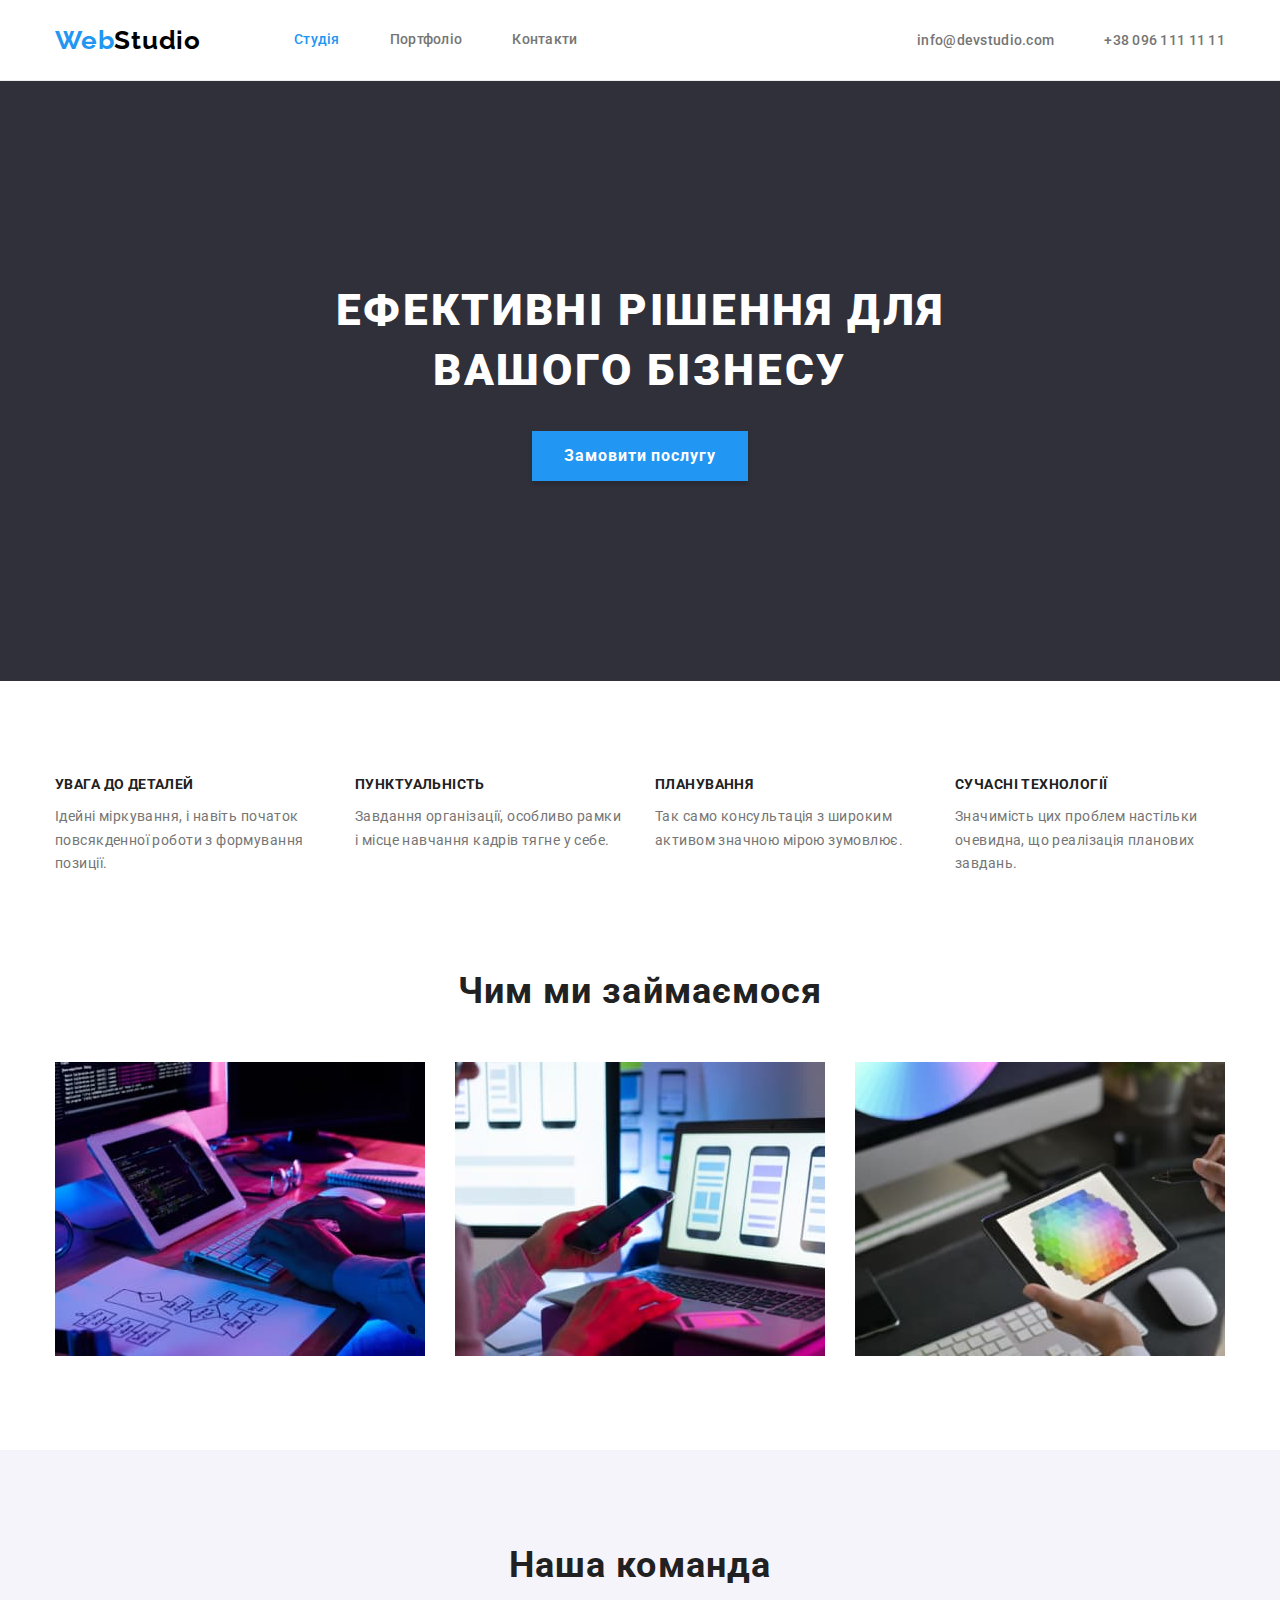
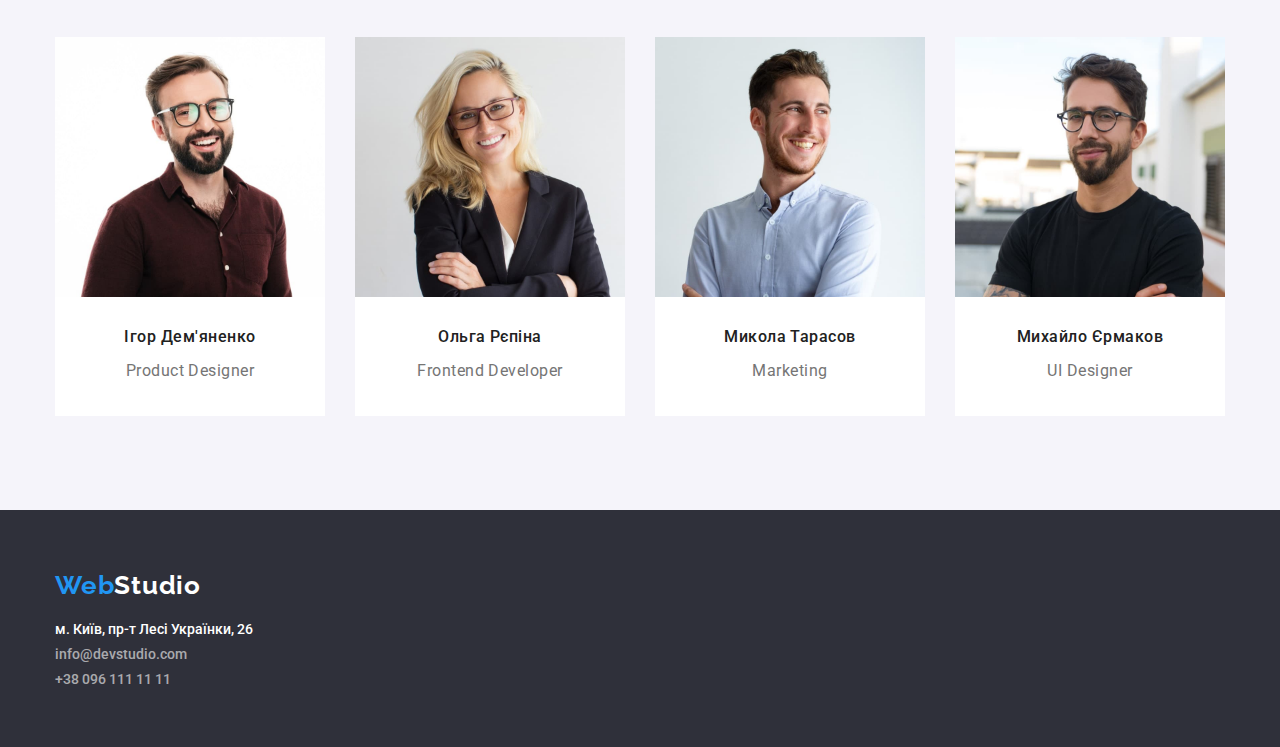
<file: index.html>
<!DOCTYPE html>
<html lang="uk">
<head>
    <meta charset="UTF-8">
    <meta http-equiv="X-UA-Compatible" content="IE=edge">
    <meta name="viewport" content="width=device-width, initial-scale=1.0">
    <title>WebStudio</title>
    <link href="https://fonts.googleapis.com/css2?family=Raleway:wght@700&family=Roboto:wght@400;500;700;900&display=swap" rel="stylesheet">
    <link rel="stylesheet" href="https://cdnjs.cloudflare.com/ajax/libs/modern-normalize/1.1.0/modern-normalize.min.css">
    <link rel="stylesheet" href="./css/styles.css">
</head>
<body>
    <!-- ========== HEADER ========== -->
    <header class="header-container">
        <div class="container container-header">
            <nav class="main-nav">
                <a lang="en" href="./index.html" class="webstudio"><span class="web-color">Web</span>Studio</a>
                <ul class="site-nav list">
                    <li class="item"><a href="./index.html" class="link current">Студія</a></li>
                    <li class="item"><a href="./portfolio.html" class="link">Портфоліо</a></li>
                    <li class="item"><a href="" class="link">Контакти</a></li>
                </ul>
            </nav>
            <ul class="auth-nav list">
                <li class="item"><a href="mailto:info@devstudio.com" class="link">info@devstudio.com</a></li>
                <li class="item"><a href="tel:+380961111111" class="link">+38 096 111 11 11</a></li>
            </ul>
        </div>
    </header>
    <main>
        <!-- ========== Hero Section ========== -->
        <section class="hero centered">
            <h1 class="hero-text">Ефективні рішення для вашого бізнесу</h1>
            <button type="button" class="hero-button">Замовити послугу</button>
        </section>
        <!-- ========== Section Activity ========== -->
        <section class="section no-padding">
            <div class="container">
            <ul class="list activity">
                <li class="activity-item">
                    <h3 class="activity-title">Увага до деталей</h3>
                    <p class="activity-text">Ідейні міркування, і навіть початок повсякденної роботи з формування позиції.</p>
                </li>
                <li class="activity-item">
                    <h3 class="activity-title">Пунктуальність</h3>
                    <p class="activity-text">Завдання організації, особливо рамки і місце навчання кадрів тягне у себе.</p>
                </li>
                <li class="activity-item">
                    <h3 class="activity-title">Планування</h3>
                    <p class="activity-text">Так само консультація з широким активом значною мірою зумовлює.</p>
                </li>
                <li class="activity-item">
                    <h3 class="activity-title">Сучасні технології</h3>
                    <p class="activity-text">Значимість цих проблем настільки очевидна, що реалізація планових завдань.</p>
                </li>
            </ul>
            </div>
        </section>
        <!-- ========== Section What are we doing? ========== -->
        <section class="section-activity">
            <div class="container">
            <h2 class="team-case centered">Чим ми займаємося</h2>
            <ul class="list activity">
                <li class="team-case-item"><img src="./images/img1.jpg" alt="Програмуємо" width="370"></li>
                <li class="team-case-item"><img src="./images/img2.jpg" alt="Адаптивна мобільна верстка" width="370"></li>
                <li class="team-case-item"><img src="./images/img3.jpg" alt="Адаптивна верстка на планшеті" width="370"></li>
            </ul>
            </div>
        </section>
        <!-- ========== Section Our Team ========== -->
        <section class="section team-bg">
            <div class="container">
            <h2 class="team-case centered">Наша команда</h2>
            <ul class="list activity">
                <li class="bg-team">
                    <img src="./images/img-team1.jpg" alt="Ігор Дем'яненко" width="270">
                    <div class="team-p">
                    <h3 class="team">Ігор Дем'яненко</h3>
                    <p lang="en" class="text">Product Designer</p>
                    </div>
                </li>
                <li class="bg-team">
                    <img src="./images/img-team2.jpg" alt="Ольга Рєпіна" width="270">
                    <div class="team-p">
                    <h3 class="team">Ольга Рєпіна</h3>
                    <p lang="en" class="text">Frontend Developer</p>
                    </div>
                </li>
                <li class="bg-team">
                    <img src="./images/img-team3.jpg" alt="Микола Тарасов" width="270">
                    <div class="team-p">
                    <h3 class="team">Микола Тарасов</h3>
                    <p lang="en" class="text">Marketing</p>
                    </div>
                </li>
                <li class="bg-team activity-title-nomarginr">
                    <img src="./images/img-team4.jpg" alt="Михайло Єрмаков" width="270">
                    <div class="team-p">
                    <h3 class="team">Михайло Єрмаков</h3>
                    <p lang="en" class="text">UI Designer</p>
                    </div>
                </li>
            </ul>
            </div>
        </section>
    </main>
    <!-- ========== Footer ========== -->
    <footer class="footer">
        <div class="container">
            <a href="./index.html" lang="en" class="webstudio-footer"><span class="web-color">Web</span><span
                    class="footer-white">Studio</span></a>
            <address class="addrses">
                <ul class="list">
                    <li class="footer-list-a"><a href="https://goo.gl/maps/7gZieauw5EvDryMb9" target="_blank"
                            rel="noreferrer noopener" class="white footer-link">
                            м. Київ, пр-т Лесі Українки, 26
                        </a></li>
                    <li class="footer-list"><a href="mailto:info@devstudio.com" class="footer-link">info@devstudio.com</a>
                    </li>
                    <li class="footer-list"><a href="tel:+380961111111" class="footer-link">+38 096 111 11 11</a></li>
                </ul>
            </address>
        </div>
    </footer>
</body>
</html>
</file>
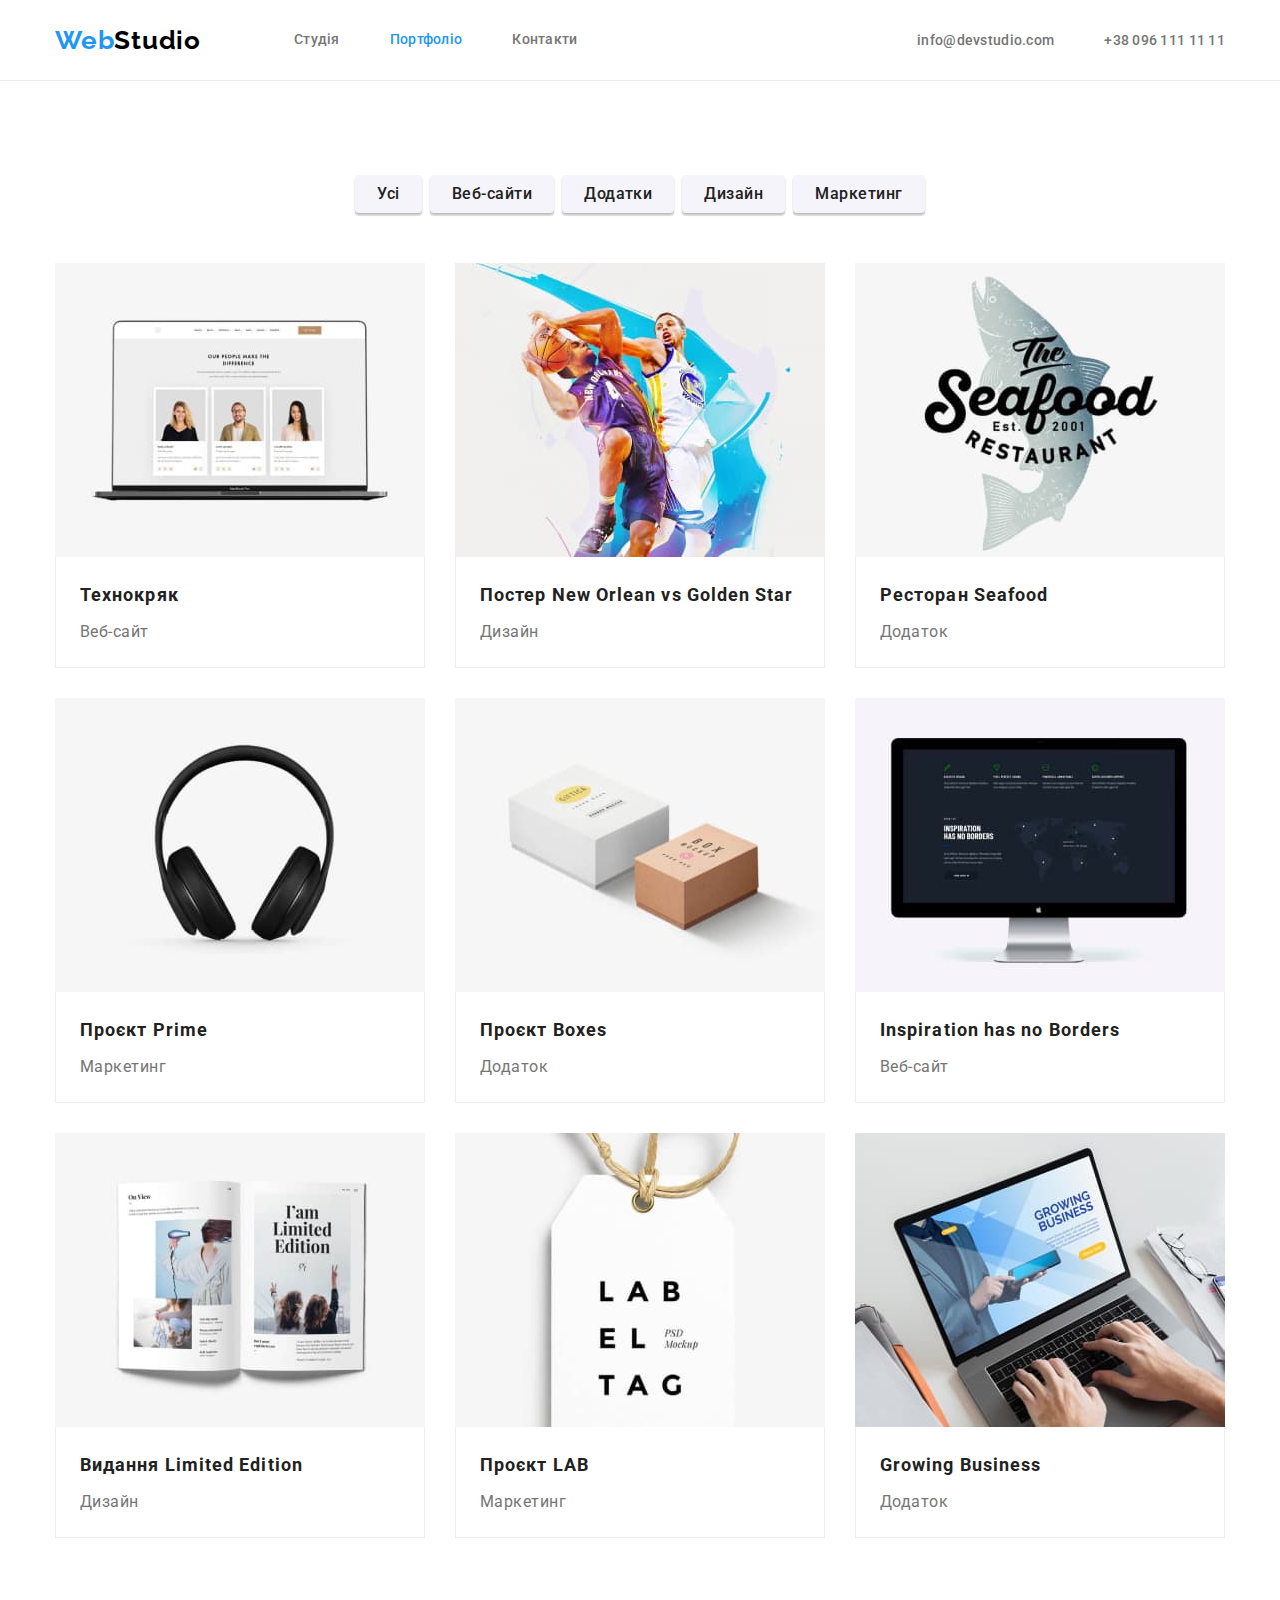
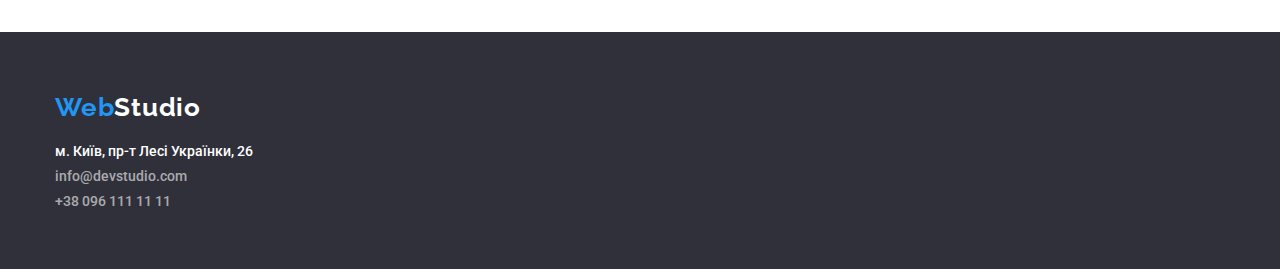
<file: portfolio.html>
<!DOCTYPE html>
<html lang="uk">
<head>
    <meta charset="UTF-8">
    <meta http-equiv="X-UA-Compatible" content="IE=edge">
    <meta name="viewport" content="width=device-width, initial-scale=1.0">
    <title>Portfolio</title>
    <link href="https://fonts.googleapis.com/css2?family=Raleway:wght@700&family=Roboto:wght@400;500;700;900&display=swap" rel="stylesheet">
    <link rel="stylesheet" href="https://cdnjs.cloudflare.com/ajax/libs/modern-normalize/1.1.0/modern-normalize.min.css">
    <link rel="stylesheet" href="./css/styles.css">
</head>
<body>
    <!-- ========== HEADER ========== -->
    <header class="header-container">
        <div class="container container-header">
            <nav class="main-nav">
                <a lang="en" href="./index.html" class="webstudio"><span class="web-color">Web</span>Studio</a>
                <ul class="site-nav list">
                    <li class="item"><a href="./index.html" class="link">Студія</a></li>
                    <li class="item"><a href="./portfolio.html" class="link current">Портфоліо</a></li>
                    <li class="item"><a href="" class="link">Контакти</a></li>
                </ul>
            </nav>
            <ul class="auth-nav list">
                <li class="item"><a href="mailto:info@devstudio.com" class="link">info@devstudio.com</a></li>
                <li class="item"><a href="tel:+380961111111" class="link">+38 096 111 11 11</a></li>
            </ul>
        </div>
    </header>
    <main>
        <!-- ========== Portfolio Main Section ========== -->
        <section class="section">
            <h1 class="visually-hidden">Portfolio</h1>
            <div class="container">
        <ul class="list-style portfolio-list">
            <li><button type="button" class="button portfolio-button">Усі</button></li>
            <li><button type="button" class="button portfolio-button">Веб-сайти</button></li>
            <li><button type="button" class="button portfolio-button">Додатки</button></li>
            <li><button type="button" class="button portfolio-button">Дизайн</button></li>
            <li><button type="button" class="button portfolio-button">Маркетинг</button></li>
        </ul>
        <ul class="list activity">
            <li class="portfolio-item">
                <img src="./images/img-portfolio-1.jpg" alt="Технокряк" width="370">
                <div class="portfolio-title">
                <h2 class="title">Технокряк</h2>
                <p class="text">Веб-сайт</p>
                </div>
            </li>
            <li class="portfolio-item">
                <img src="./images/img-portfolio-2.jpg" alt="Постер New Orlean vs Golden Star" width="370">
                <div class="portfolio-title">
                <h2 class="title">Постер New Orlean vs Golden Star</h2>
                <p class="text">Дизайн</p>
                </div>
            </li>
            <li class="portfolio-item">
                <img src="./images/img-portfolio-3.jpg" alt="Ресторан Seafood" width="370">
                <div class="portfolio-title">
                <h2 class="title">Ресторан Seafood</h2>
                <p class="text">Додаток</p>
                </div>
            </li>
            <li class="portfolio-item">
                <img src="./images/img-portfolio-4.jpg" alt="Проєкт Prime" width="370">
                <div class="portfolio-title">
                <h2 class="title">Проєкт Prime</h2>
                <p class="text">Маркетинг</p>
                </div>
            </li>
            <li class="portfolio-item">
                <img src="./images/img-portfolio-5.jpg" alt="Проєкт Boxes" width="370">
                <div class="portfolio-title">
                <h2 class="title">Проєкт Boxes</h2>
                <p class="text">Додаток</p>
                </div>
            </li>
            <li class="portfolio-item">
                <img src="./images/img-portfolio-6.jpg" alt="Inspiration has no Borders" width="370">
                <div class="portfolio-title">
                <h2 class="title">Inspiration has no Borders</h2>
                <p class="text">Веб-сайт</p>
                </div>
            </li>
            <li class="portfolio-item">
                <img src="./images/img-portfolio-7.jpg" alt="Видання Limited Edition" width="370">
                <div class="portfolio-title">
                <h2 class="title">Видання Limited Edition</h2>
                <p class="text">Дизайн</p>
                </div>
            </li>
            <li class="portfolio-item">
                <img src="./images/img-portfolio-8.jpg" alt="Проєкт LAB" width="370">
                <div class="portfolio-title">
                <h2 class="title">Проєкт LAB</h2>
                <p class="text">Маркетинг</p>
                </div>
            </li>
            <li class="portfolio-item">
                <img src="./images/img-portfolio-9.jpg" alt="Growing Business" width="370">
                <div class="portfolio-title">
                <h2 class="title">Growing Business</h2>
                <p class="text">Додаток</p>
                </div>
            </li>
        </ul>
        </div>
        </section>
    </main>
    <!-- ========== Footer ========== -->
    <footer class="footer">
        <div class="container">
            <a href="./index.html" lang="en" class="webstudio-footer"><span class="web-color">Web</span><span
                    class="footer-white">Studio</span></a>
            <address class="addrses">
                <ul class="list">
                    <li class="footer-list-a"><a href="https://goo.gl/maps/7gZieauw5EvDryMb9" target="_blank"
                            rel="noreferrer noopener" class="white footer-link">
                            м. Київ, пр-т Лесі Українки, 26
                        </a></li>
                    <li class="footer-list"><a href="mailto:info@devstudio.com" class="footer-link">info@devstudio.com</a>
                    </li>
                    <li class="footer-list"><a href="tel:+380961111111" class="footer-link">+38 096 111 11 11</a></li>
                </ul>
            </address>
        </div>
    </footer>
</body>
</html>
</file>
<file: css/styles.css>
:root {
    --link-color: #2196F3;
    --webstudio-color: #000000;
    --color-text-primary: #212121;
    --color-text-secondary: #FFFFFF;
    --color-button: #F5F4FA;
    --hero-button-hover: #188ce8;
    --color-btn-shadow: #eeeeee;
    --text: #757575;
    --footer-color: #2F303A;
    --webstudio-border: #ECECEC;
}

body {
    height: 100%;
    color: var(--color-text-primary);
    font-family: 'Roboto', sans-serif;
    font-weight: 500;
    background: var(--color-text-secondary);
}

img {
    display: block;
}

p,
h1,
h2,
h3,
h4,
h5,
h6 {
    margin: 0;
}

ul {
    margin: 0;
    padding: 0;
}

.list {
    padding: 0;
    margin: 0;

    list-style: none;
    font-size: 14px;
}

.container {
    width: 1200px;
    margin-left: auto;
    margin-right: auto;    
    padding-left: 15px;
    padding-right: 15px;
}

/* header - logo and site-nav */

.header-container {
    display: flex;
    align-items: center;
    border-bottom: 1px solid var(--webstudio-border);
}

.container-header {
    display: flex;
}

.main-nav {
    display: flex;
    align-items: center;
}

.link {
    text-decoration: none;
    color: var(--color-text-primary);
    font-weight: 500;
    font-size: 14px;
    line-height: 1.14;
    letter-spacing: 0.02em;
}

.link:hover,
.link:focus,
.link.current {
    color: var(--link-color);
}

.site-nav {
    list-style: none;
    display: flex;
    margin-left: 93px;
}

.site-nav .item:not(last-child) {
    margin-right: 50px;
}

.site-nav .link {
    display: block;
    padding-top: 32px;
    padding-bottom: 32px;
}

.auth-nav {
    display: flex;
    align-items: center;

    margin-left: auto;
}

.auth-nav .item+.item {
    margin-left: 50px;
}

.auth-nav .list {
    padding-top: 32px;
    padding-bottom: 32px;

}

.list .link {
    color: var(--text);
}

.list .link:hover,
.list .link:focus,
.list .link.current {
    color: var(--link-color);
}

.web-color {
    color: var(--link-color);
}

.webstudio {
    display: inline-block;

    font-family: 'Raleway', sans-serif;
    font-weight: 700;
    font-size: 26px;
    line-height: 1.19;
    letter-spacing: 0.03em;
    color: var(--webstudio-color);
    text-decoration: none;
}

.centered {
    text-align: center;
}

/* section */

.section {
    padding-top: 94px;
    padding-bottom: 94px;
}

.section-activity {
    padding-bottom: 94px;
}

.hero {
    text-align: center;
    padding: 200px 0;
        
    background: var(--footer-color);
    color: var(--color-text-secondary);
}

.hero-text {
    margin-left: auto;
    margin-right: auto;
    margin-bottom: 30px; 
    max-width: 696px;

    font-size: 44px;
    line-height: 1.36;
    font-weight: 900;
    letter-spacing: 0.06em;
    text-transform: uppercase;
}

.hero-button {
    text-align: center;
    text-decoration: none;
    /* min-width: 152px; */
    padding: 10px 32px;
    /* margin-left: auto;
    margin-right: auto; */

    color: var(--color-text-secondary);
    font-family: 'Roboto', sans-serif;
    font-weight: 700;
    font-size: 16px;
    line-height: 1.88;
    letter-spacing: 0.06em;
    box-shadow: 0px 4px 4px rgba(0, 0, 0, 0.15); 
    border: none;
    cursor: pointer;
    background-color: var(--link-color);
}

.hero-button:hover,
.hero-button:focus {
    background: var(--hero-button-hover);
}

.activity {
    display: flex;
    flex-wrap: wrap;
    gap: 30px;
}

.activity-item {
    flex-basis: calc((100% - 3 * 30px) / 4);
}

.activity-title {
    margin-bottom: 10px;
    font-weight: 700;
    font-size: 14px; 
    line-height: 1.42;
    letter-spacing: 0.03em;
    text-transform: uppercase;
    color: var(--color-text-primary);
}

.activity-text {
    font-weight: 400;
    font-size: 14px;
    line-height: 1.71;
    letter-spacing: 0.03em;
    color: var(--text);
}

.team-case-item {
    padding-top: 0;
}

/* team */

.team-bg {
    background: var(--color-button)
}

.bg-team {
    text-align: center;
    flex-basis: calc((100% - 3 * 30px) / 4);

    background: var(--color-text-secondary);
}

.team-case {
    margin-bottom: 50px;

    font-weight: 700;
    font-size: 36px;
    line-height: 1.17;
    letter-spacing: 0.03em;
    color: var(--color-text-primary);
}

.team {
    margin-bottom: 10px;
    font-weight: 500;
    font-size: 16px;
    line-height: 1.19;
    letter-spacing: 0.03em;
    color: var(--color-text-primary);
}

.team-p {
    padding-top: 30px;
    padding-bottom: 30px;
}


/* portfolio-*/

.portfolio-button {
    justify-content: center;
    box-shadow: 0px 3px 1px rgba(0, 0, 0, 0.1),
    0px 1px 2px rgba(0, 0, 0, 0.08),
    0px 2px 2px rgba(0, 0, 0, 0.12);
    border-radius: 4px;
    border: none;
}

.visually-hidden {
    position: absolute;
    white-space: nowrap;
    width: 1px;
    height: 1px;
    overflow: hidden;
    border: 0;
    padding: 0;
    clip: rect(0 0 0 0);
    clip-path: inset(50%);
    margin: -1px;
}

.list-style {
    list-style-type: none;
}

.portfolio-list {
    display: flex;
    justify-content: center;
    flex-wrap: wrap;
    margin-bottom: 50px;
    gap: 8px;
}

.button {
    padding: 6px 22px;
    text-align: center;
    
    cursor: pointer;
    text-decoration: none;
    font-family: 'Roboto', sans-serif;
    font-weight: 500;
    font-size: 16px;
    line-height: 1.63;
    letter-spacing: 0.03em;
    background: var(--color-button);
    color: var(--color-text-primary);
}

.portfolio-list:last-child {
    margin-right: 0;
}

.portfolio-button:hover,
.portfolio-button:focus {
    color: var(--color-text-secondary);
    background-color: var(--link-color);
}

/* portfolio about */

.portfolio-item {
    flex-basis: calc((100% - 3 * 30px) / 3);
}

.portfolio-item:ntn-child(3n) {
    margin-right: 0;
}

.portfolio-item:ntn-last-child(-n+3) {
    margin-bottom: 0;
}

.portfolio-title {
    padding: 20px 24px;
    border: 1px solid var(--color-btn-shadow);
    border-top: none;
}

.title {
    font-weight: 700;
    font-size: 18px;
    line-height: 2;
    letter-spacing: 0.06em;
    color: var(--color-text-primary);
    margin-bottom: 4px;
}

.text {
    font-weight: 400;
    font-size: 16px;
    line-height: 1.88;
    letter-spacing: 0.03em;
    color: var(--text);
}

/* footer */
.footer {
    padding-top: 60px;
    padding-bottom: 60px;

    color: var(--color-text-secondary);
    background: var(--footer-color);
}

.footer-list {
    margin-top: 9px;
}

.footer-list-a {
    margin-top: 0;
}

.addrses {
    font-style: normal;
    font-size: 14px;
}

.white.footer-link,
.footer-white {
    color: var(--color-text-secondary);
}

.footer-link {

    color: rgba(255, 255, 255, 0.6);
    text-decoration: none;
}

.footer-link:hover,
.footer-link:focus,
.footer-link.current {
    color: var(--link-color);
}

.webstudio-footer {
    display: inline-block;
    margin-bottom: 20px;

    font-family: 'Raleway', sans-serif;
    font-weight: 700;
    font-size: 26px;
    line-height: 1.19;
    letter-spacing: 0.03em;
    color: var(--webstudio-color);
    text-decoration: none;
}

/* Img Overlay */

.overlay {
    height: 600px;
    max-width: 1600px;
    background-size: cover;
    background-repeat: no-repeat;
    background-position: center;
    background-image: linear-gradient(), url(../images/Img-Overlay.jpg);
}
</file>
